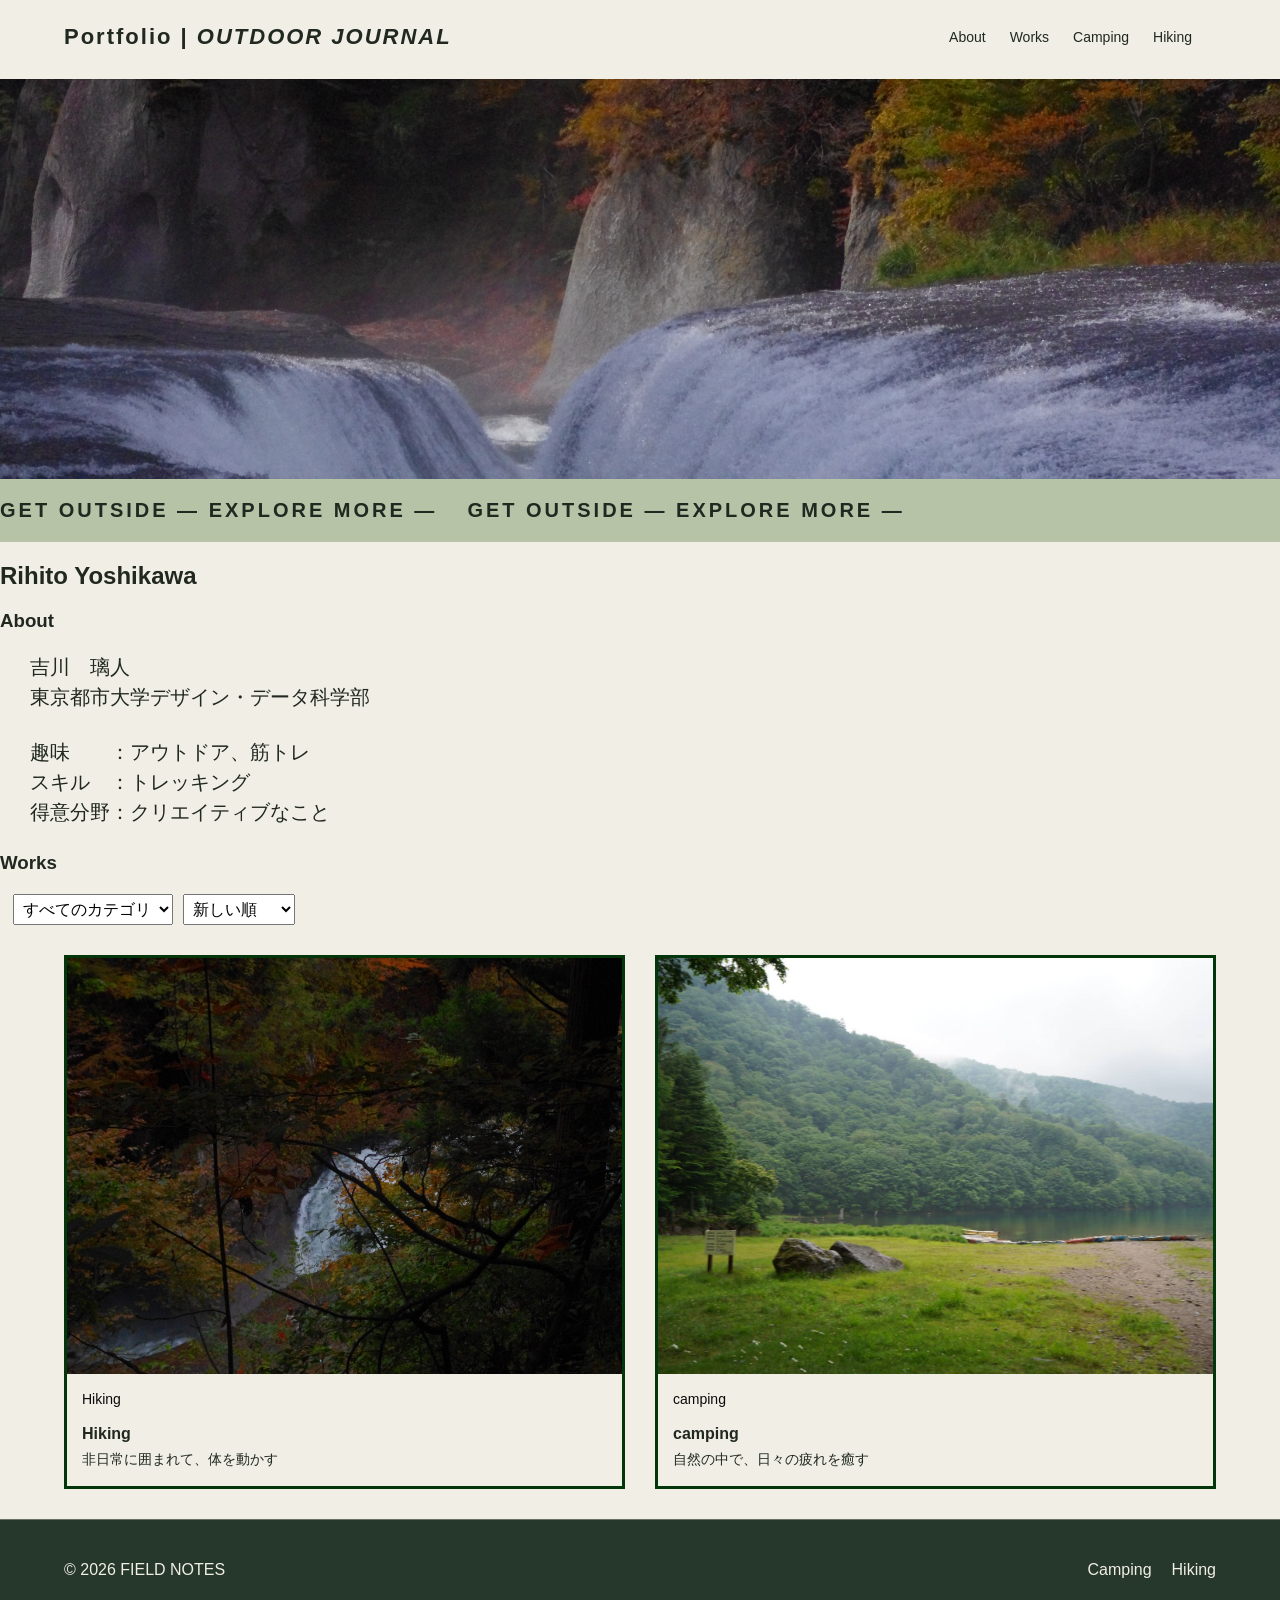
<file: index.html>
<!DOCTYPE html>
<html lang="ja">
<head>
    <meta charset="UTF-8">
    <meta name="viewport" content="width=device-width, initial-scale=1.0">
    <title>FIELD NOTES | Outdoor Journal</title>
    <link rel="stylesheet" href="style.css">
</head>
<body>

    <header>
        <a href="#" class="logo">Portfolio | <i>OUTDOOR JOURNAL</i></a>
        <nav>
            <a href="#about">About</a>
            <a href="#works">Works</a>
            <a href="#camping">Camping</a>
            <a href="#hiking">Hiking</a>
            <a id="weather-icon"> </a>
        </nav>
    </header>

    <main>
        <section id="top" class="top">
            <img src="IMGP3155.JPG" width="100%">
           
        </section>
        <section class="marquee">
            <div class="marquee-track">
                <span>GET OUTSIDE — EXPLORE MORE — </span>
                <span>GET OUTSIDE — EXPLORE MORE — </span>
                
            </div>
        </section>

        <section id="about">
             <h1>
                Rihito Yoshikawa<br>                
            </h1>
            <h3>About</h3>
            <div class="about-content">
                <p>
                    吉川　璃人<br>
                    東京都市大学デザイン・データ科学部
                </p>
                <p>
                    趣味　　：アウトドア、筋トレ<br>
                    スキル　：トレッキング<br>
                    得意分野：クリエイティブなこと
                </p>
            </div>
        
        </section>
        <section id="works" class="works">
            <h3>Works</h3>
            <div class="works-controls">
                
                <select id="category">
                    <option value="all">すべてのカテゴリ</option>
                </select>
                <select id="sort">
                    <option value="new">新しい順</option>
                    <option value="old">古い順</option>
                    <option value="title">タイトル順</option>
                </select>
            </div>
            <div id="works-grid"></div>


        </section>


    </main>

    <footer>
        <p>© 2026 FIELD NOTES</p>
        <div>
            <a href="#camping">Camping</a>
            <a href="#hiking">Hiking</a>
        </div>
    </footer>
    <script src="works.js"></script>
</body>
</html>
</file>
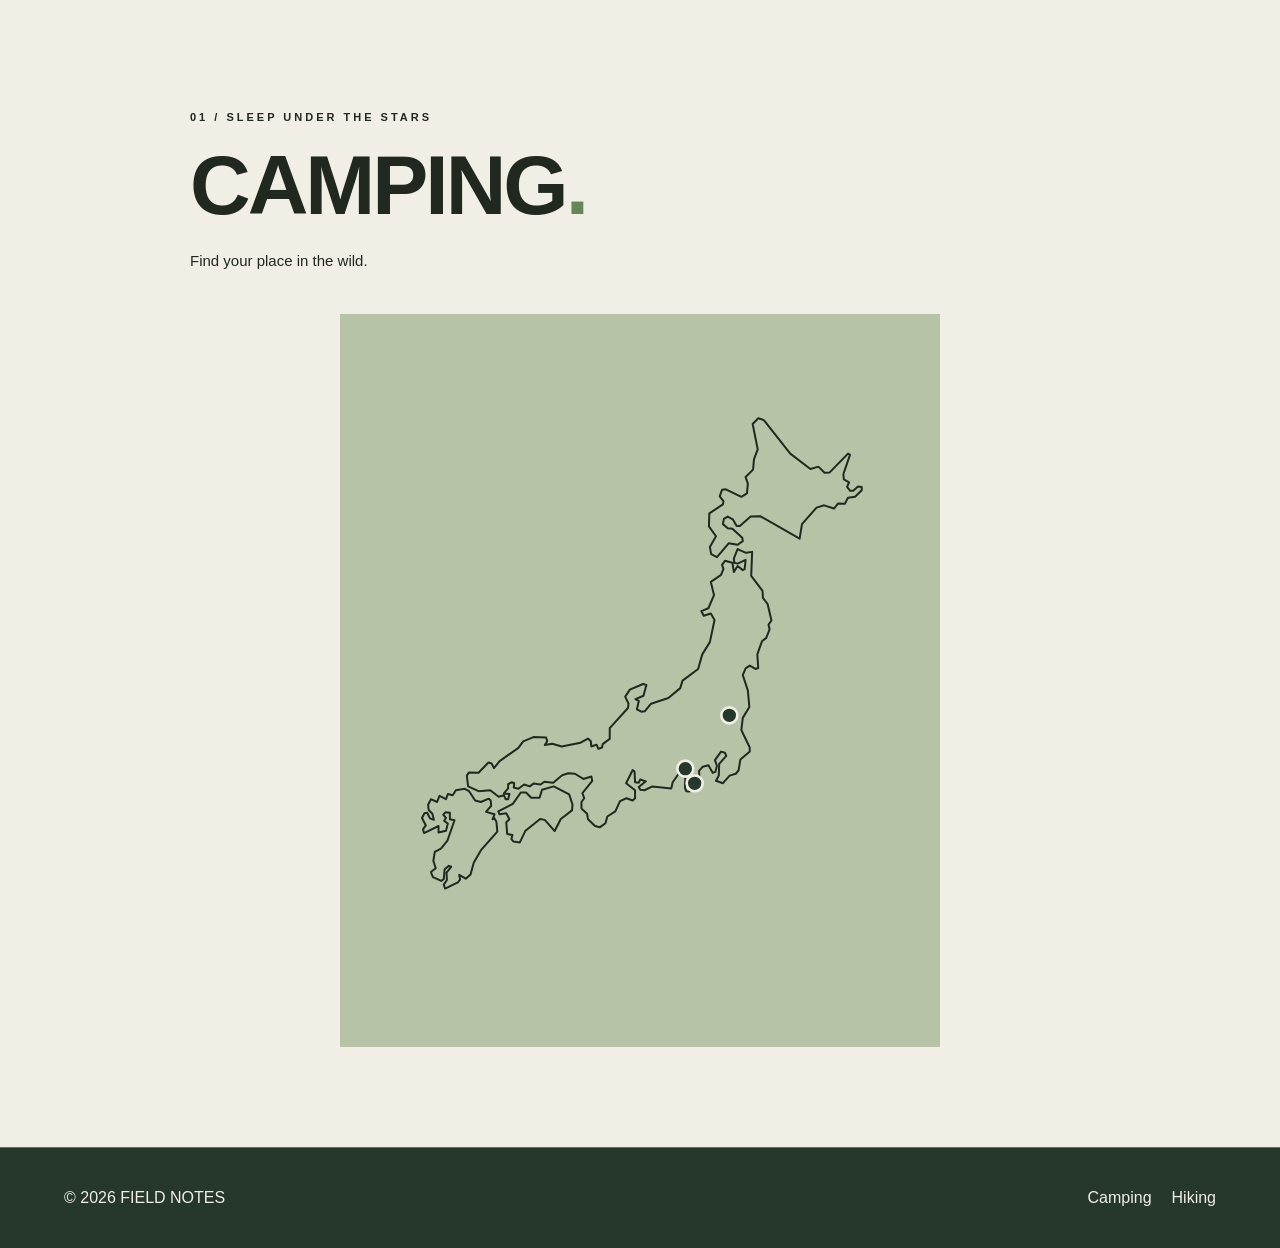
<file: camping.html>
<!DOCTYPE html>
<html lang="ja">
<head>
    <meta charset="UTF-8">
    <meta name="viewport" content="width=device-width, initial-scale=1.0">
    <title>FIELD NOTES | Outdoor Journal</title>
    <link rel="stylesheet" href="style.css">
</head>

<body>
    <!-- CAMPING SECTION -->
<section id="camping" class="outdoor-section camping-section">

    <div class="outdoor-heading">
        <p class="outdoor-label">01 / SLEEP UNDER THE STARS</p>
        <h2>CAMPING<span>.</span></h2>
        <p>Find your place in the wild.</p>
    </div>

    <div class="outdoor-map-layout">

        <div class="outdoor-map">
            <svg id="camping-map"
                 viewBox="0 0 420 520"
                 xmlns="http://www.w3.org/2000/svg">

                <!-- ここに前に送ってくれた日本地図のpathをすべて貼る -->
            
<!-- 日本地図の輪郭 -->
<g class="japan-land">

  <!-- 本州 -->
  <path d="M294.1 163.4 L289.5 164.1 283.2 161.3 280.4 168.3 280.7 171.5 283.2 172.2 289.2 169.4 288.5 176.4 287.1 177.1 283.2 174 280.4 178.5 279.3 171.5 273.7 170.1 271.5 173.2 272.6 176.1 270.8 180.7 263.1 185.9 265.5 195.8 261.3 205.7 256 207.8 257.8 211.3 263.1 209.6 265.9 214.5 262.4 231.1 256.7 240.3 253.6 251.2 241.9 260 240.2 265.6 231.3 273 218.3 277.3 213.7 282.9 210.9 283.3 207.7 281.5 209.1 275.2 206.6 273.8 212.6 271.3 214.8 263.2 212.3 262.5 202.4 266.7 198.9 272 201.4 277.3 201 280.5 187.3 295.6 187.3 303.7 182 307.6 181.6 310.1 178.8 311.1 177.4 308 173.5 309.4 173.1 305.5 171 303.4 165.4 306.5 151.3 309.4 144.2 307.3 138.6 308.3 140.4 305.5 139.6 302.7 130.1 302.3 122.4 305.5 118.8 310.4 104.7 320.3 100.5 325.6 98.7 322.1 96.3 321.4 88.9 329.1 81.8 328.8 80.1 331.2 81.1 339.3 88.9 342.9 97.7 342.2 104 347.1 107.9 346 109.3 348.9 111.1 348.9 112.1 345 107.9 344.6 111.1 340.8 111.1 337.6 113.9 336.2 115.7 336.9 115.3 340.1 118.8 341.1 123.1 337.9 127.3 339.3 130.1 337.2 135.4 337.9 138.2 335.8 144.9 336.5 151.6 330.9 156.2 329.5 161.2 329.8 167.5 333.7 173.5 331.9 174.2 335.1 166.8 344.3 168.2 348.2 166.1 351 166.1 355.9 170.3 359.8 171 364 176.3 369 179.8 370 184.1 366.9 185.5 361.9 191.5 358 195 350.3 199.9 348.2 204.5 349.9 206.3 348.2 206.3 342.2 199.6 336.9 204.5 327 205.9 328.1 206.3 336.2 209.1 336.5 210.2 334.1 214.4 335.5 209.1 339.7 210.2 341.8 213.4 342.2 219.3 339.3 233.5 340.8 234.5 336.2 240.2 328.1 243 325.9 245.4 326.3 246.5 328.4 244 330.9 243.7 340.4 244.7 342.9 247.2 343.2 254.6 333.4 254.3 327.7 257.1 324.5 261.3 323.5 264.5 329.1 266.6 328.4 267.7 323.8 266.2 319.6 270.8 313.2 273.7 314 274.7 316.4 269.4 322.4 269.1 331.2 267 335.1 272.2 336.9 277.2 331.2 281.8 329.8 283.9 327.4 285.3 319.2 292.3 313.2 292.3 310.1 286 297 287.1 287.9 292 279.7 290.9 267.4 287.1 255.8 289.2 250.8 292.3 248.7 296.6 251.2 298.7 250.5 298 240.3 301.5 230.4 304.7 227.9 307.2 221.6 306.4 218 308.6 214.9 305.7 202.5 302.2 197.9 301.9 192.6 293.4 181.4 Z"/>

  <!-- 北海道 -->
  <path d="M367.5 90.7 366 89.7 352.3 103.8 348.4 104.1 343.8 99.5 337.8 101.3 322.7 89.7 302.9 64.6 298.7 63.2 294.5 67.5 298.3 86.5 295.5 93.9 294.8 101.7 289.2 107.3 290.9 112.2 290.2 119.6 286 122.1 274.4 116.5 271.5 116.8 269.8 121.8 272.6 125.3 272.2 127.8 262 134.5 261.7 144.3 267 151.7 262.4 159.8 263.4 165.1 267.7 167.3 276.5 157 283.2 158.1 287.1 155.3 286.7 152.8 279.3 146.1 275.8 145.7 272.2 142.6 272.9 138.7 275.8 136.9 279.6 139 282.5 144 284.9 144 293 136.9 300.1 136.6 329.7 153.5 331.5 142.6 342.4 130.2 348.1 128.5 355.5 130.9 358.6 127.1 363.6 127.4 366 122.8 371.3 122.1 376.3 117.2 376.3 114.7 373.5 114.4 369.9 117.5 367.5 117.5 365.3 114.7 366.8 111.2 362.9 109.1 362.5 105.2 Z"/>

  <!-- 九州 -->
  <path d="M78.6 341.1 71.9 342.2 69.5 346 65.9 345 64.5 348.9 59.6 346.4 57.8 351 53.2 348.9 51.1 353.1 51.5 357 54.3 359.8 55.4 364.4 52.5 363.3 50.4 359.1 48.3 359.4 46.5 363 49.4 368.6 47.3 371.4 48 374.3 58.9 369 58.9 373.9 64.5 372.5 65.9 367.2 63.1 365.1 64.5 363 62.4 360.5 64.2 358.7 67.4 359.1 67.4 364 70.9 364.7 65.6 379.9 60.7 385.9 56.1 388.4 55 395.1 56.8 400.7 53.2 403.5 54.7 407.4 61 410.2 62.8 408.8 63.5 401.4 66.6 398.9 68.4 399.6 64.9 403.9 65.2 409.5 62.8 413 63.8 415.9 73.4 411.3 75.1 409.2 74.4 405.6 79.3 408.5 82.9 405.3 85.3 396.5 90.6 387.3 103 373.2 102.3 365.8 100.9 363.3 99.4 364 100.9 360.2 94.5 358.4 98.4 353.8 98 349.9 96.6 348.5 90.6 351 86.4 349.9 81.8 342.9 Z"/>

  <!-- 四国 -->
  <path d="M156.9 345.3 145.3 339.3 136.5 341.8 134.7 347.8 128.4 347.8 124.5 343.9 120.6 343.9 114.6 352.4 103.7 358 104.7 360.2 109.7 359.4 112.1 364 109.7 366.1 110.4 375 114.3 375.7 113.6 378.8 115 380.6 119.9 381.3 124.1 372.5 135.1 363.7 138.6 364.4 146 372.8 150.6 363.7 159 357.3 159.4 353.1 Z"/>

</g>

<!-- マーカーは輪郭より後ろに隠れないよう最後に置く -->
<g id="camping-markers"></g>

        
            </svg>
        </div>

        <article id="camping-popup" class="outdoor-popup"
                 aria-live="polite">
            <button type="button" class="popup-close"
                    data-close="camping-popup"
                    aria-label="閉じる">×</button>

            <p id="camping-category" class="popup-category">
                CAMPING SPOT
            </p>
            <h3 id="camping-name">Choose a destination</h3>
            <p id="camping-location"></p>
            <p id="camping-description">
                地図上のマーカーを選択してください。
            </p>
        </article>

    </div>
</section>

    <footer>
        <p>© 2026 FIELD NOTES</p>
        <div>
            <a href="#camping">Camping</a>
            <a href="#hiking">Hiking</a>
        </div>
    </footer>
    <script src="works.js"></script>
</body>
</html>
</file>
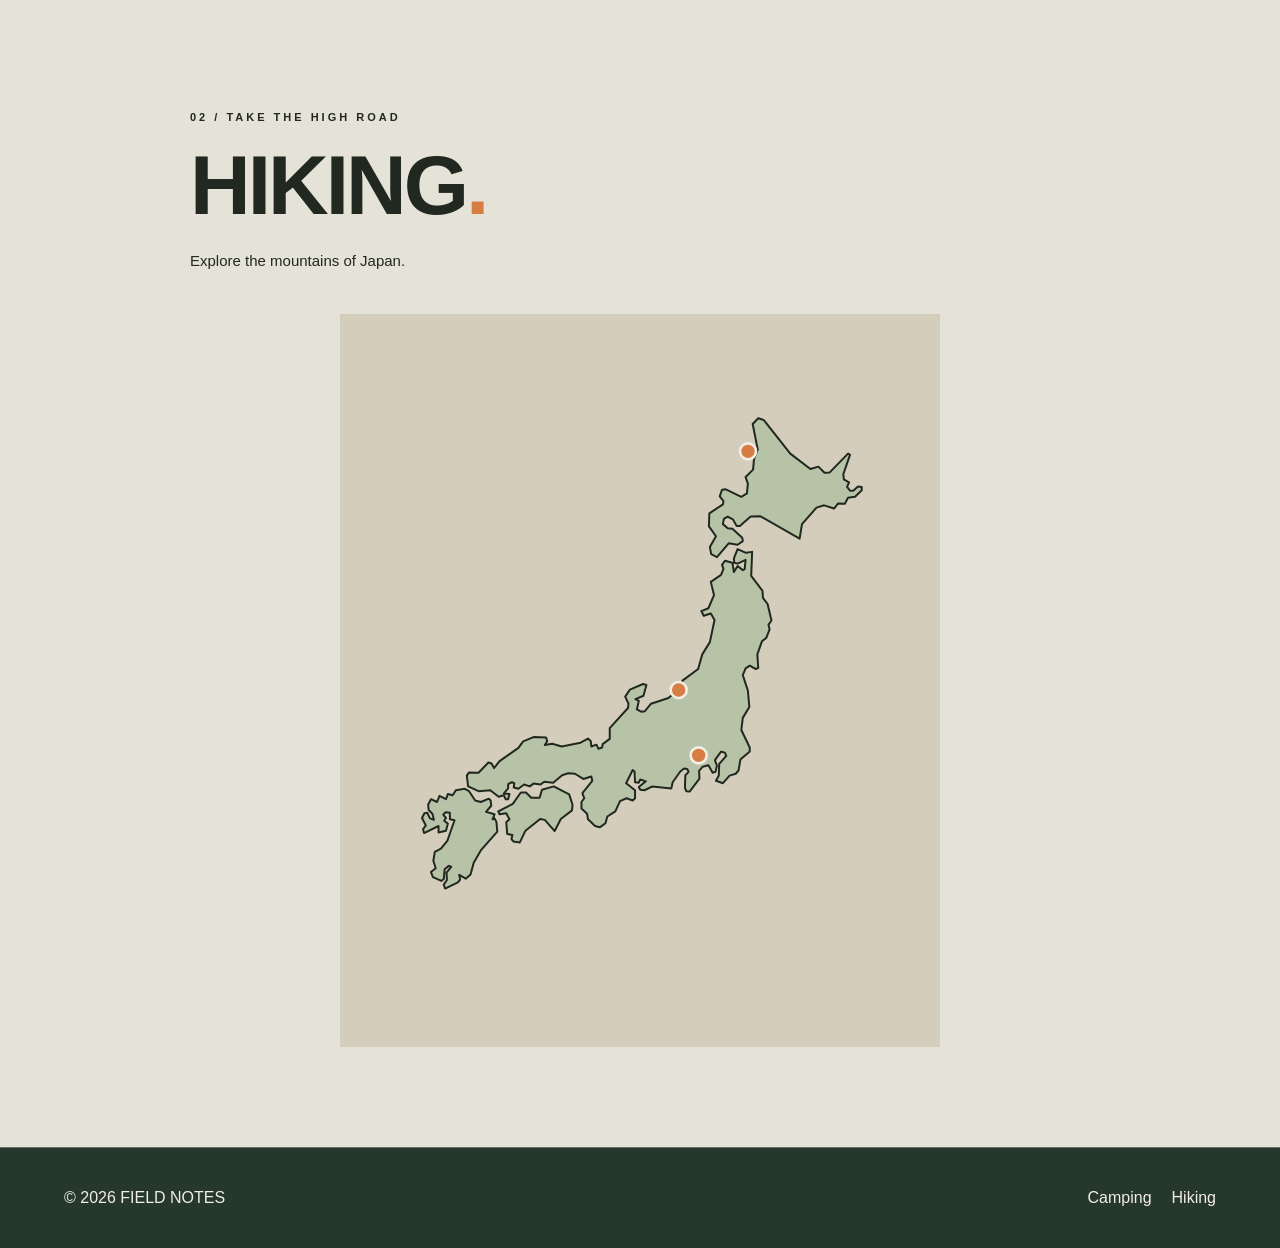
<file: Hiking.html>
<!DOCTYPE html>
<html lang="ja">
<head>
    <meta charset="UTF-8">
    <meta name="viewport" content="width=device-width, initial-scale=1.0">
    <title>FIELD NOTES | Outdoor Journal</title>
    <link rel="stylesheet" href="style.css">
</head>
<body>
    <!-- HIKING SECTION -->
    <section id="hiking" class="outdoor-section hiking-section">

        <div class="outdoor-heading">
            <p class="outdoor-label">02 / TAKE THE HIGH ROAD</p>
            <h2>HIKING<span>.</span></h2>
            <p>Explore the mountains of Japan.</p>
        </div>

        <div class="outdoor-map-layout">

            <div class="outdoor-map">
                <svg id="hiking-map"
                    viewBox="0 0 420 520"
                    xmlns="http://www.w3.org/2000/svg">

    <!-- Campingと同じ日本地図のpathを貼る -->
                    
                    <!-- 日本地図の輪郭 -->
                    <g class="japan-land">

                    <!-- 本州 -->
                    <path d="M294.1 163.4 L289.5 164.1 283.2 161.3 280.4 168.3 280.7 171.5 283.2 172.2 289.2 169.4 288.5 176.4 287.1 177.1 283.2 174 280.4 178.5 279.3 171.5 273.7 170.1 271.5 173.2 272.6 176.1 270.8 180.7 263.1 185.9 265.5 195.8 261.3 205.7 256 207.8 257.8 211.3 263.1 209.6 265.9 214.5 262.4 231.1 256.7 240.3 253.6 251.2 241.9 260 240.2 265.6 231.3 273 218.3 277.3 213.7 282.9 210.9 283.3 207.7 281.5 209.1 275.2 206.6 273.8 212.6 271.3 214.8 263.2 212.3 262.5 202.4 266.7 198.9 272 201.4 277.3 201 280.5 187.3 295.6 187.3 303.7 182 307.6 181.6 310.1 178.8 311.1 177.4 308 173.5 309.4 173.1 305.5 171 303.4 165.4 306.5 151.3 309.4 144.2 307.3 138.6 308.3 140.4 305.5 139.6 302.7 130.1 302.3 122.4 305.5 118.8 310.4 104.7 320.3 100.5 325.6 98.7 322.1 96.3 321.4 88.9 329.1 81.8 328.8 80.1 331.2 81.1 339.3 88.9 342.9 97.7 342.2 104 347.1 107.9 346 109.3 348.9 111.1 348.9 112.1 345 107.9 344.6 111.1 340.8 111.1 337.6 113.9 336.2 115.7 336.9 115.3 340.1 118.8 341.1 123.1 337.9 127.3 339.3 130.1 337.2 135.4 337.9 138.2 335.8 144.9 336.5 151.6 330.9 156.2 329.5 161.2 329.8 167.5 333.7 173.5 331.9 174.2 335.1 166.8 344.3 168.2 348.2 166.1 351 166.1 355.9 170.3 359.8 171 364 176.3 369 179.8 370 184.1 366.9 185.5 361.9 191.5 358 195 350.3 199.9 348.2 204.5 349.9 206.3 348.2 206.3 342.2 199.6 336.9 204.5 327 205.9 328.1 206.3 336.2 209.1 336.5 210.2 334.1 214.4 335.5 209.1 339.7 210.2 341.8 213.4 342.2 219.3 339.3 233.5 340.8 234.5 336.2 240.2 328.1 243 325.9 245.4 326.3 246.5 328.4 244 330.9 243.7 340.4 244.7 342.9 247.2 343.2 254.6 333.4 254.3 327.7 257.1 324.5 261.3 323.5 264.5 329.1 266.6 328.4 267.7 323.8 266.2 319.6 270.8 313.2 273.7 314 274.7 316.4 269.4 322.4 269.1 331.2 267 335.1 272.2 336.9 277.2 331.2 281.8 329.8 283.9 327.4 285.3 319.2 292.3 313.2 292.3 310.1 286 297 287.1 287.9 292 279.7 290.9 267.4 287.1 255.8 289.2 250.8 292.3 248.7 296.6 251.2 298.7 250.5 298 240.3 301.5 230.4 304.7 227.9 307.2 221.6 306.4 218 308.6 214.9 305.7 202.5 302.2 197.9 301.9 192.6 293.4 181.4 Z"/>

                    <!-- 北海道 -->
                    <path d="M367.5 90.7 366 89.7 352.3 103.8 348.4 104.1 343.8 99.5 337.8 101.3 322.7 89.7 302.9 64.6 298.7 63.2 294.5 67.5 298.3 86.5 295.5 93.9 294.8 101.7 289.2 107.3 290.9 112.2 290.2 119.6 286 122.1 274.4 116.5 271.5 116.8 269.8 121.8 272.6 125.3 272.2 127.8 262 134.5 261.7 144.3 267 151.7 262.4 159.8 263.4 165.1 267.7 167.3 276.5 157 283.2 158.1 287.1 155.3 286.7 152.8 279.3 146.1 275.8 145.7 272.2 142.6 272.9 138.7 275.8 136.9 279.6 139 282.5 144 284.9 144 293 136.9 300.1 136.6 329.7 153.5 331.5 142.6 342.4 130.2 348.1 128.5 355.5 130.9 358.6 127.1 363.6 127.4 366 122.8 371.3 122.1 376.3 117.2 376.3 114.7 373.5 114.4 369.9 117.5 367.5 117.5 365.3 114.7 366.8 111.2 362.9 109.1 362.5 105.2 Z"/>

                    <!-- 九州 -->
                    <path d="M78.6 341.1 71.9 342.2 69.5 346 65.9 345 64.5 348.9 59.6 346.4 57.8 351 53.2 348.9 51.1 353.1 51.5 357 54.3 359.8 55.4 364.4 52.5 363.3 50.4 359.1 48.3 359.4 46.5 363 49.4 368.6 47.3 371.4 48 374.3 58.9 369 58.9 373.9 64.5 372.5 65.9 367.2 63.1 365.1 64.5 363 62.4 360.5 64.2 358.7 67.4 359.1 67.4 364 70.9 364.7 65.6 379.9 60.7 385.9 56.1 388.4 55 395.1 56.8 400.7 53.2 403.5 54.7 407.4 61 410.2 62.8 408.8 63.5 401.4 66.6 398.9 68.4 399.6 64.9 403.9 65.2 409.5 62.8 413 63.8 415.9 73.4 411.3 75.1 409.2 74.4 405.6 79.3 408.5 82.9 405.3 85.3 396.5 90.6 387.3 103 373.2 102.3 365.8 100.9 363.3 99.4 364 100.9 360.2 94.5 358.4 98.4 353.8 98 349.9 96.6 348.5 90.6 351 86.4 349.9 81.8 342.9 Z"/>

                    <!-- 四国 -->
                    <path d="M156.9 345.3 145.3 339.3 136.5 341.8 134.7 347.8 128.4 347.8 124.5 343.9 120.6 343.9 114.6 352.4 103.7 358 104.7 360.2 109.7 359.4 112.1 364 109.7 366.1 110.4 375 114.3 375.7 113.6 378.8 115 380.6 119.9 381.3 124.1 372.5 135.1 363.7 138.6 364.4 146 372.8 150.6 363.7 159 357.3 159.4 353.1 Z"/>

                    </g>

    <!-- マーカーは輪郭より後ろに隠れないよう最後に置く -->
    <g id="camping-markers"></g>

                    <!-- path部分だけ同じものを使う -->

                    <g id="hiking-markers"></g>
                </svg>
            </div>

            <article id="hiking-popup" class="outdoor-popup"
                    aria-live="polite">
                <button type="button" class="popup-close"
                        data-close="hiking-popup"
                        aria-label="閉じる">×</button>

                <p id="hiking-category" class="popup-category">
                    HIKING SPOT
                </p>
                <h3 id="hiking-name">Choose a destination</h3>
                <p id="hiking-location"></p>
                <p id="hiking-description">
                    地図上のマーカーを選択してください。
                </p>
            </article>

        </div>
    </section>
    
    <footer>
        <p>© 2026 FIELD NOTES</p>
        <div>
            <a href="#camping">Camping</a>
            <a href="#hiking">Hiking</a>
        </div>
    </footer>
    <script src="works.js"></script>
</body>
</html>
</file>
<file: style.css>
/* Base */
body {
    margin: 0;
    background-color: #F0EEE5;
    color: #202820;
    font-family: Arial, sans-serif;
}

a {
    color: inherit;
    text-decoration: none;
}

img {
    max-width: 100%;
}

/*About*/
#top {
    padding-top: 5px;

}
.top h1 {
    margin: 10px;
}

.top img {
    object-fit: cover;
    height: 400px;
    width: 100%;
    display: block;
    
}

/*Works*/
#works-grid {
    display: grid;
    grid-template-columns: repeat(2, 1fr);
    gap: 30px;
    padding: 0 5%;
}
.work-card img {
    width: 100%;
    aspect-ratio:  4 / 3;
    object-fit: cover;
    display: block;
}
.work-card {
    border: 3px solid #03360b;
    margin-bottom: 30px;
}
.work-card h4 {
    margin: 15px 15px 5px;
}
.work-card p {
    margin: 0 15px 15px;
    font-size: 14px;
    line-height: 1.6;
}
.work-card:hover {
    opacity: 0.7;
}

.works-controls {
    display: flex;
    gap: 10px;
    margin-top: 20px;
    margin-bottom: 30px;
    margin-left: 1%;
}
.works-controls select {
    padding: 5px;
    font-size: 16px;

}
.work-category {
    font-size: 4px;
    padding-top: 14px;
    color: #0a0a0a;
}
.work-year {
    font-size: 10px;
    padding-top: 10px;
    color: #000000;
}

/*スマートフォン*/
@media screen and (max-width: 600px) {
    #top { 
        padding-top: 80px;
    }

    #top img {
        width: 100%;
    }

    #works-grid {
        grid-template-columns: 1fr;
    }

    .works-controls {
        flex-direction: column;
    }
}



/*天気*/
#weather-icon {
    font-size: 20px;
    margin:0;

}


/* Header */
header {
    display: flex;
    justify-content: space-between;
    align-items: center;
    padding: 24px 5%;
    background-color: #F0EEE5;
}

.logo {
    font-size: 22px;
    font-weight: bold;
    letter-spacing: 2px;
}

nav {
    display: flex;
    gap: 24px;
}

nav a {
    font-size: 14px;
}


/* Moving Text */
.marquee {
    overflow: hidden;
    padding: 20px 0;
    background-color: #B7C3A7;
    color: #202820;
}

.marquee-track {
    display: flex;
    width: max-content;
    gap: 30px;
    animation: move-text 20s linear infinite;
}

.marquee-track span {
    font-size: 20px;
    font-weight: bold;
    letter-spacing: 3px;
}

@keyframes move-text {
    from {
        transform: translateX(0);
    }
    to {
        transform: translateX(-50%);
    }
}

/* Sections */
.section {
    padding: 100px 7%;
}

.section-title {
    display: flex;
    align-items: baseline;
    gap: 20px;
    border-bottom: 1px solid #A8ADA2;
    margin-bottom: 50px;
}

.section-title p {
    font-size: 14px;
}

.section-title h2 {
    font-size: 42px;
    margin: 15px 0;
}

/* About */
.about-content {
    max-width: 850px;
    margin-left: 30px;
}

.about-content h3 {
    font-size: 100pt;
    line-height: 1.2;
    margin-bottom: 30px;
}

.about-content p {
    font-size: 20px;
    line-height: 1.5;
    margin-bottom: 25px;
}



/* Footer */
footer {
    display: flex;
    justify-content: space-between;
    align-items: center;
    padding: 25px 5%;
    background-color: #26372B;
    color: #F0EEE5;
    border-top: 1px solid #657265;
}

footer div {
    display: flex;
    gap: 20px;
}



/* =========================
   CAMPING & HIKING MAPS
========================= */

.outdoor-section {
    padding: 100px 7%;
    color: #202820;
}

.camping-section {
    background-color: #F0EEE5;
}

.hiking-section {
    background-color: #E5E2D7;
}

.outdoor-heading {
    max-width: 900px;
    margin: 0 auto 40px;
}

.outdoor-label {
    font-size: 11px;
    font-weight: bold;
    letter-spacing: 3px;
}

.outdoor-heading h2 {
    margin: 20px 0;
    font-size: clamp(42px, 8vw, 84px);
    line-height: 1;
    letter-spacing: -3px;
}

.camping-section .outdoor-heading h2 span {
    color: #66865A;
}

.hiking-section .outdoor-heading h2 span {
    color: #D77C43;
}

.outdoor-heading > p:last-child {
    font-size: 15px;
    line-height: 1.8;
}

.outdoor-map-layout {
    max-width: 950px;
    margin: 0 auto;
}

.outdoor-map {
    max-width: 560px;
    margin: 0 auto;
    padding: 20px;
    background-color: #B7C3A7;
}

.hiking-section .outdoor-map {
    background-color: #D5CDBB;
}

.outdoor-map svg {
    display: block;
    width: 100%;
    height: auto;
}

/* Map markers */

.outdoor-marker {
    cursor: pointer;
    stroke: #F0EEE5;
    stroke-width: 2;
    transition: r 0.2s ease;
}

.camping-marker {
    fill: #26372B;
}

.hiking-marker {
    fill: #D77C43;
}

.outdoor-marker:hover,
.outdoor-marker:focus {
    stroke: #FFFFFF;
    stroke-width: 4;
    outline: none;
}

/* Popup */

.outdoor-popup {
    display: none;
    position: relative;
    max-width: 560px;
    margin: 20px auto 0;
    padding: 30px;
    border: 1px solid #A8ADA2;
    background-color: #FAF9F4;
}

.outdoor-popup.show {
    display: block;
}

.popup-category {
    color: #66865A;
    font-size: 11px;
    font-weight: bold;
    letter-spacing: 2px;
}

.hiking-section .popup-category {
    color: #D77C43;
}

.outdoor-popup h3 {
    margin: 12px 0;
    font-size: 30px;
}

.outdoor-popup p {
    font-size: 14px;
    line-height: 1.8;
}

.popup-close {
    position: absolute;
    top: 10px;
    right: 15px;
    border: none;
    background: transparent;
    color: #202820;
    font-size: 28px;
    cursor: pointer;
}

@media (max-width: 600px) {
    .outdoor-section {
        padding: 65px 5%;
    }

    .outdoor-heading h2 {
        letter-spacing: -1px;
    }

    .outdoor-map {
        padding: 8px;
    }

    .outdoor-popup {
        padding: 24px 20px;
    }

    .outdoor-popup h3 {
        font-size: 24px;
    }
}


.japan-land path {
    fill: #B7C3A7;
    stroke: #202820;
    stroke-width: 1.5;
    stroke-linejoin: round;
}
</file>
